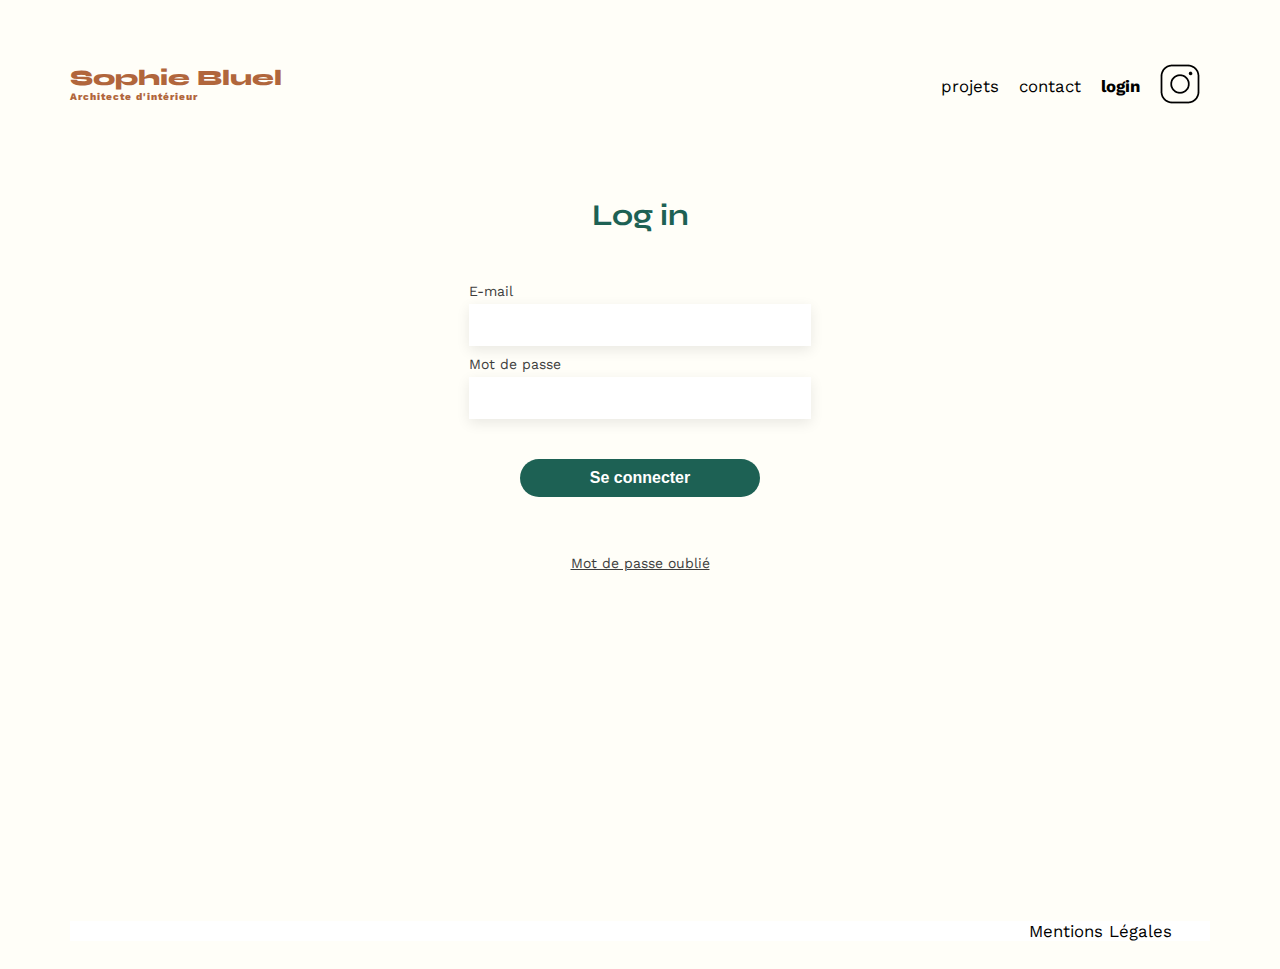
<file: FrontEnd/login/login.html>
<!DOCTYPE html>
<html lang="en">
<head>
    <meta charset="UTF-8">
    <meta name="viewport" content="width=device-width, initial-scale=1.0">
    <link rel="preconnect" href="https://fonts.googleapis.com">
	<link rel="preconnect" href="https://fonts.gstatic.com" crossorigin>
	<link href="https://fonts.googleapis.com/css2?family=Syne:wght@700;800&family=Work+Sans&display=swap" rel="stylesheet">
    <title>Login</title>
    <link rel="stylesheet" href="login.css">
    <script src="../js/login.js" defer></script>
</head>
<body>
    <header>
        <h1>Sophie Bluel <span>Architecte d'intérieur</span></h1>
        <nav>
            <ul>
                <li><a href="../index.html">projets</a></li>
                <li>contact</li>
                <li id="login">login</li>
                <li><img src="../assets/icons/instagram.png" alt="Instagram"></li>
            </ul>
        </nav>
    </header>
    
    <main>
        <section class="login">
            <h2>Log in</h2>
            <form class="loginform">
            <label for="email">E-mail</label>
            <input type="text" id="email">
            <label for="password">Mot de passe</label>
            <input type="password" id="password">
            <button>Se connecter</button>
            <p class="message-error"></p>
        </form>
            <a href="#">Mot de passe oublié</a>
        </section>
    </main>

    <footer>
        <nav>
            <ul>
                <li>Mentions Légales</li>
            </ul>
        </nav>
    </footer>
</body>
</html>
</file>
<file: FrontEnd/login/login.css>
body {
	max-width: 1140px;
	margin:auto;
	font-family: 'Work Sans' ;
	font-size: 14px;
    background-color: #FFFEF8;
}
header {
	display: flex;
	justify-content: space-between;
	margin: 50px 0
}

header a {
    text-decoration: none;
    color: black;
}

header #login{
    font-weight: bold;
}

section {
	margin: 50px 0
}

h1{
	display: flex;
	flex-direction: column;
	font-family: 'Syne';
	font-size: 22px;
	font-weight: 800;
	color: #B1663C
}

h1 > span {
	font-family: 'Work Sans';
	font-size:10px;
	letter-spacing: 0.1em;
;
}

h2{
	font-family: 'Syne';
	font-weight: 700;
	font-size: 30px;
	color: #1D6154;
    margin-bottom: 50px;
}
nav ul {
	display: flex;
	align-items: center;
	list-style-type: none;

}
nav li {
	padding: 0 10px;
	font-size: 1.2em;
}

li:hover {
	color: #B1663C;
}

.login {
    display: flex;
    flex-direction: column;
    justify-content: center;
    align-items: center;
    border-radius: 20px;
    width: 100%;
}

form{
    display: flex;
    flex-direction: column;
    justify-content: center;
    width: 30%;
}

label{
    color: #3D3D3D;
    margin-bottom: 5px;
}

form input{
    height: 40px;
    margin-bottom: 10px;
    border: 0px;
    box-shadow: 0px 4px 14px 0px #00000017;
}

button {
    cursor: pointer;
    width: 70%;
    margin: auto;
    margin-top: 30px;
    margin-bottom: 30px;
    background-color: #1d6154;
    color: white;
    font-size: 1rem;
    font-family: Verdana, Geneva, Tahoma, sans-serif;
    font-weight: bold;
    padding: 10px 20px;
    border-radius: 20px;
    border: none;
}

section a{
    color: #3D3D3D;
    margin-bottom: 300px;
}

footer{
    background-color: white;
}

footer nav ul {
	display: flex;
	justify-content: flex-end;
	margin: 2em
}
</file>
